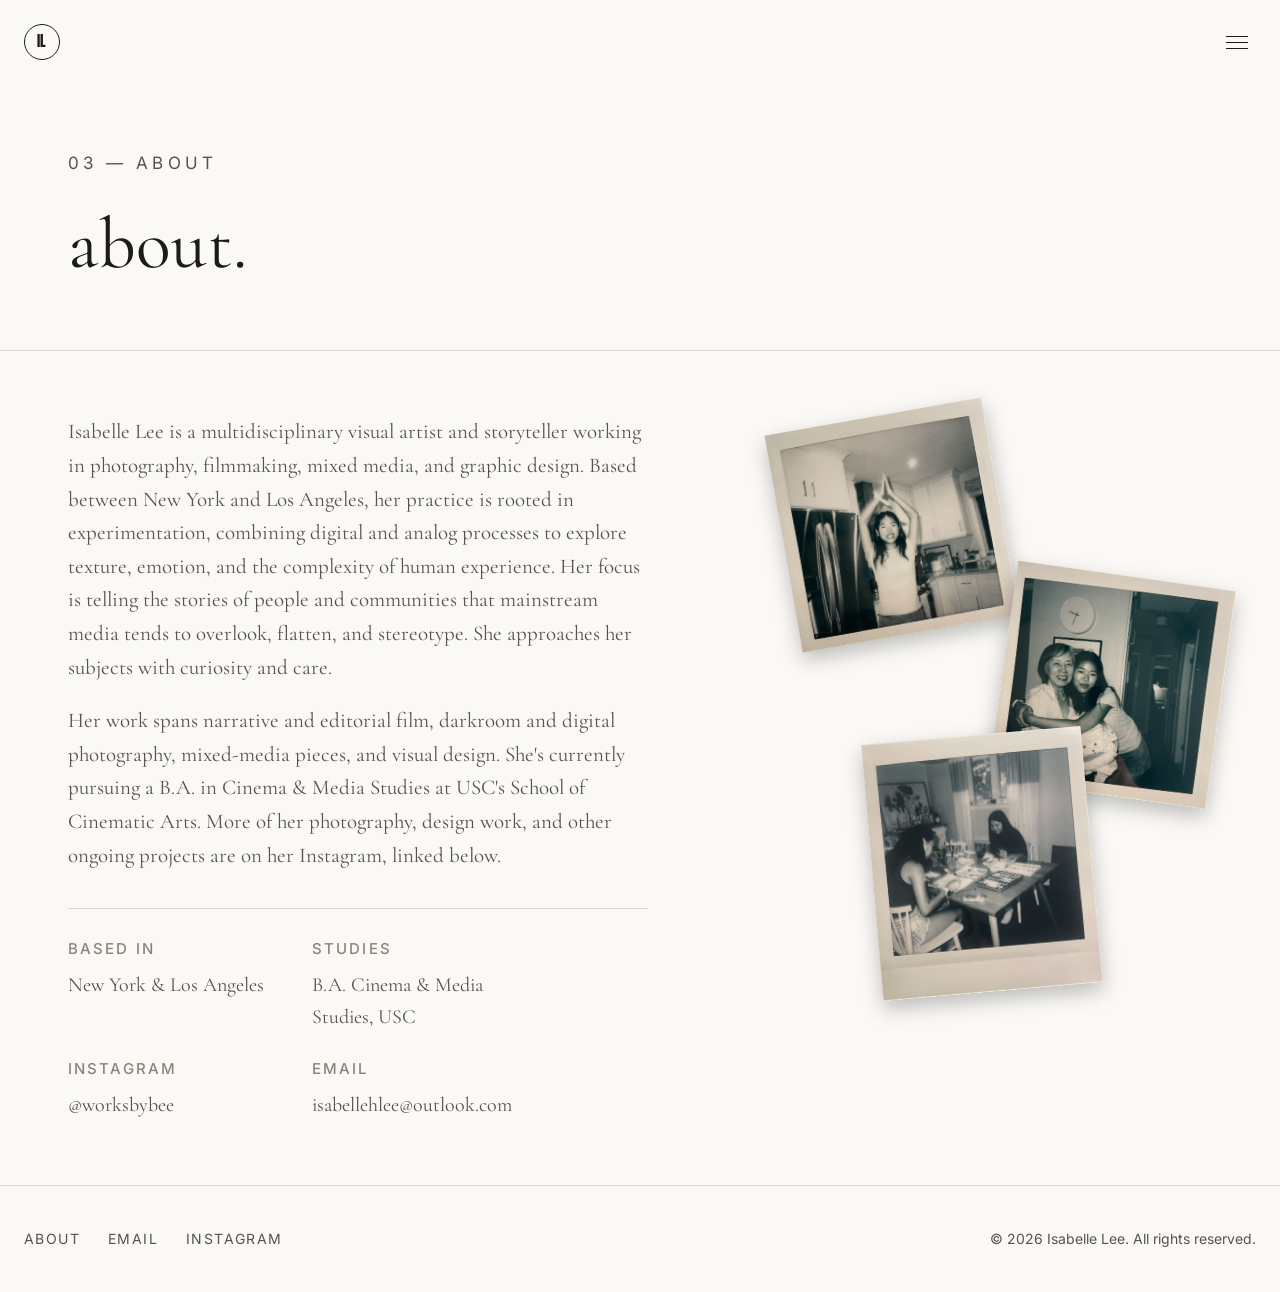
<file: about.html>
<!DOCTYPE html>
<html lang="en">
<head>
  <meta charset="UTF-8">
  <meta name="viewport" content="width=device-width, initial-scale=1.0">
  <title>About — Isabelle Lee</title>
  <meta name="description" content="About Isabelle Lee — multidisciplinary visual artist.">
  <link rel="stylesheet" href="css/style.css">
</head>
<body>

  <header class="site-header is-solid">
    <div class="nav-inner">
      <a href="index.html" class="brand"><span class="brand-mark">IL</span></a>
      <button class="nav-toggle" aria-label="Toggle menu">
        <span></span><span></span><span></span>
      </button>
      <ul class="nav-links">
        <li><a href="photography.html">photography.</a></li>
        <li><a href="filmmaking.html">filmmaking.</a></li>
        <li><a href="about.html" class="active">about.</a></li>
      </ul>
    </div>
  </header>

  <main>
    <section class="page-hero">
      <div class="container">
        <p class="eyebrow">03 — About</p>
        <h1>about.</h1>
      </div>
    </section>

    <section>
      <div class="container">
        <div class="about-layout">
  <div class="about-copy reveal">
    <p>
      Isabelle Lee is a multidisciplinary visual artist and storyteller
      working in photography, filmmaking, mixed media, and graphic
      design. Based between New York and Los Angeles, her practice is 
      rooted in experimentation, combining digital and analog processes to 
      explore texture, emotion, and the complexity of human experience. Her
      focus is telling the stories of people and communities that mainstream
      media tends to overlook, flatten, and stereotype. She approaches her 
      subjects with curiosity and care.
    </p>
    <p>
      Her work spans narrative and editorial film, darkroom and digital 
      photography, mixed-media pieces, and visual design. She's currently 
      pursuing a B.A. in Cinema & Media Studies at USC's School of Cinematic 
      Arts. More of her photography, design work, and other ongoing projects 
      are on her Instagram, linked below. 
    </p>

    <div class="about-info">
      <div>
        <h4>Based In</h4>
        <p>New York &amp; Los Angeles</p>
      </div>
      <div>
        <h4>Studies</h4>
        <p>B.A. Cinema &amp; Media Studies, USC</p>
      </div>
      <div>
        <h4>Instagram</h4>
        <p><a href="https://www.instagram.com/worksbybee" target="_blank" rel="noopener">@worksbybee</a></p>
      </div>
      <div>
        <h4>Email</h4>
        <p><a href="mailto:isabellehlee@outlook.com">isabellehlee@outlook.com</a></p>
      </div>
    </div>
  </div>

  <div class="about-photos">
    <img src="images/isabelle-photo-1.png" alt="Isabelle Lee" class="photo photo-1">
    <img src="images/isabelle-photo-2.png" alt="Isabelle Lee" class="photo photo-2">
    <img src="images/isabelle-photo-3.png" alt="Isabelle Lee" class="photo photo-3">
  </div>
</div>
        </div>
      </div>
    </section>
  </main>

  <footer class="site-footer">
    <div class="container footer-inner">
      <ul class="footer-links">
        <li><a href="about.html">About</a></li>
        <li><a href="mailto:isabellehlee@outlook.com">Email</a></li>
        <li><a href="https://www.instagram.com/worksbybee" target="_blank" rel="noopener">Instagram</a></li>
      </ul>
      <p class="footer-copy">&copy; 2026 Isabelle Lee. All rights reserved.</p>
    </div>
  </footer>

  <script src="js/script.js"></script>
</body>
</html>
</file>
<file: css/style.css>
/* ============================================================
   Isabelle Lee — Portfolio
   Minimalist, professional styling
   ============================================================ */

@import url('https://fonts.googleapis.com/css2?family=Anton&family=Cormorant+Garamond:wght@300;400;500;600&family=Inter:wght@300;400;500&display=swap');

:root {
  --bg: #faf9f6;
  --bg-alt: #f2f0ea;
  --ink: #1c1b19;
  --ink-soft: #55534c;
  --line: #ddd9d0;
  --accent: #8a8578;
  --max-width: 1240px;
  --nav-height: 84px;
  --ease: cubic-bezier(0.4, 0, 0.2, 1);
}

* {
  margin: 0;
  padding: 0;
  box-sizing: border-box;
}

html {
  scroll-behavior: smooth;
}

body {
  background: var(--bg);
  color: var(--ink);
  font-family: 'Inter', -apple-system, BlinkMacSystemFont, sans-serif;
  font-weight: 400;
  font-size: 16px;
  line-height: 1.6;
  -webkit-font-smoothing: antialiased;
  overflow-x: hidden;
}

img {
  max-width: 100%;
  display: block;
}

a {
  color: inherit;
  text-decoration: none;
}

.container {
  max-width: var(--max-width);
  margin: 0 auto;
  padding: 0 48px;
}

h1, h2, h3, h4 {
  font-family: 'Cormorant Garamond', Georgia, serif;
  font-weight: 400;
  letter-spacing: 0.01em;
}

.eyebrow {
  font-family: 'Inter', sans-serif;
  font-size: 14px;
  letter-spacing: 0.24em;
  text-transform: uppercase;
  color: var(--accent);
}

/* ---------------- Navigation ---------------- */

.site-header {
  position: fixed;
  top: 0;
  left: 0;
  right: 0;
  height: var(--nav-height);
  display: flex;
  align-items: center;
  z-index: 100;
  transition: background-color 0.4s var(--ease), border-color 0.4s var(--ease);
  border-bottom: 1px solid transparent;
}

.site-header.is-solid {
  background: rgba(28, 27, 25, 0.92);
  backdrop-filter: blur(8px);
  border-bottom: 1px solid rgba(250, 249, 246, 0.15);
}

.nav-inner {
  width: 100%;
  max-width: var(--max-width);
  margin: 0 auto;
  padding: 0 48px;
  display: flex;
  align-items: center;
  justify-content: space-between;
}

@media (min-width: 901px) {
  .nav-inner {
    max-width: none;
    padding: 0 24px;
  }
}

@media (min-width: 901px) {
  .site-header,
  .site-header.is-solid {
    background: transparent;
    backdrop-filter: none;
    border-bottom: none;
  }

  /* No solid dark bar behind the header anymore on these pages,
     so keep the icon/links dark instead of switching to white on scroll */
  body:not(.is-home) .site-header.is-solid .nav-toggle span {
    background: var(--ink);
  }
}

@media (min-width: 901px) {
  .footer-inner {
    max-width: none;
    margin: 0;
    padding: 0 24px;
  }
}

.brand {
  display: flex;
  align-items: center;
  gap: 12px;
  font-family: 'Anton', sans-serif;
  font-size: 19px;
  letter-spacing: 0.02em;
  text-transform: uppercase;
}

.brand-mark {
  width: 36px;
  height: 36px;
  border-radius: 50%;
  background: var(--bg);
  color: var(--ink);
  border: 1px solid var(--ink);
  display: flex;
  align-items: center;
  justify-content: center;
  font-family: 'Anton', sans-serif;
  font-size: 14px;
  letter-spacing: 0.02em;
  flex-shrink: 0;
}

body.is-home .brand-mark {
  border: none;
  opacity: 0;
  transition: opacity 0.3s var(--ease);
}

body.is-home .site-header.is-solid .brand-mark {
  opacity: 1;
}

.nav-links {
  position: fixed;
  top: var(--nav-height);
  right: 0;
  width: max-content;
  min-width: 200px;
  max-width: 80vw;
  display: flex;
  flex-direction: column;
  gap: 0;
  list-style: none;
  background: rgba(28, 27, 25, 0.92);
  backdrop-filter: blur(8px);
  padding: 20px 0;
  z-index: 99;
  transform: translateY(-12px);
  opacity: 0;
  pointer-events: none;
  transition: opacity 0.3s var(--ease), transform 0.3s var(--ease);
  box-shadow: 0 16px 40px rgba(0, 0, 0, 0.18);
  border-top: 1px solid rgba(250, 249, 246, 0.1);
}

.nav-links.is-open {
  opacity: 1;
  pointer-events: auto;
  transform: translateY(0);
}

.nav-links a {
  display: block;
  position: relative;
  padding: 16px 28px 16px 32px;
  font-size: 14px;
  letter-spacing: 0.14em;
  text-transform: uppercase;
  text-align: right;
  color: var(--bg);
  opacity: 0;
  transition: background 0.2s var(--ease), padding-right 0.25s var(--ease);
}

.nav-links a:hover {
  padding-right: 20px;
}

.nav-links a:hover {
  background: rgba(250, 249, 246, 0.08);
}

.nav-links a::after {
  content: '';
  position: absolute;
  right: 28px;
  bottom: 11px;
  width: 0;
  height: 1px;
  background: var(--bg);
  transition: width 0.3s var(--ease);
}

@keyframes navLinkIn {
  from {
    opacity: 0;
    transform: translateX(10px);
  }
  to {
    opacity: 1;
    transform: translateX(0);
  }
}

.nav-links.is-open a {
  animation: navLinkIn 0.35s var(--ease) forwards;
}

.nav-links.is-open a:nth-child(1) { animation-delay: 0.04s; }
.nav-links.is-open a:nth-child(2) { animation-delay: 0.09s; }
.nav-links.is-open a:nth-child(3) { animation-delay: 0.14s; }

.site-header.is-solid .nav-links a {
  color: var(--bg);
}

.site-header.is-solid .nav-links a::after {
  background: var(--bg);
}

body.is-home .site-header:not(.is-solid) .nav-links a {
  color: var(--bg);
}

body.is-home .site-header:not(.is-solid) .nav-links a::after {
  background: var(--bg);
}

.nav-links a:hover::after,
.nav-links a.active::after {
  width: 20px;
}

.nav-toggle {
  display: flex;
  flex-direction: column;
  gap: 5px;
  background: none;
  border: none;
  cursor: pointer;
  padding: 8px;
  z-index: 101;
}

.nav-toggle span {
  width: 22px;
  height: 1px;
  background: var(--ink);
  display: block;
  transition: background 0.3s var(--ease), transform 0.3s var(--ease), opacity 0.3s var(--ease);
}

.site-header.is-solid .nav-toggle span {
  background: var(--bg);
}

body.is-home .site-header:not(.is-solid) .nav-toggle span {
  background: var(--bg);
}

.nav-toggle.is-open span:nth-child(1) { transform: translateY(6px) rotate(45deg); }
.nav-toggle.is-open span:nth-child(2) { opacity: 0; }
.nav-toggle.is-open span:nth-child(3) { transform: translateY(-6px) rotate(-45deg); }

/* ---------------- Hero ---------------- */

.hero {
  position: relative;
  min-height: 100vh;
  display: flex;
  flex-direction: column;
  align-items: center;
  justify-content: center;
  text-align: center;
  padding: 120px 24px 64px;
  background-image: linear-gradient(rgba(28, 27, 25, 0.45), rgba(28, 27, 25, 0.45)), url('../images/home/hero-bg.jpg');
  background-size: cover;
  background-position: center 30%;
}

.hero-name {
  font-family: 'Anton', 'Cormorant Garamond', sans-serif;
  font-size: clamp(84px, 17vw, 220px);
  line-height: 0.92;
  font-weight: 400;
  letter-spacing: 0.005em;
  text-transform: uppercase;
  color: #faf9f6;
}

.hero-divider {
  width: 48px;
  height: 1px;
  background: var(--line);
  margin: 36px auto 28px;
}
.hero-divider {
  background: rgba(250, 249, 246, 0.6);
}
.hero-subtitle {
  font-family: 'Cormorant Garamond', serif;
  font-size: clamp(22px, 3vw, 30px);
  font-style: italic;
  font-weight: 400;
  letter-spacing: 0.04em;
  color: rgba(250, 249, 246, 0.85);
}

.hero-tagline {
  margin-top: 14px;
  font-size: 14px;
  letter-spacing: 0.26em;
  text-transform: uppercase;
  color: rgba(250, 249, 246, 0.85);;
}

.hero-scroll {
  margin-top: 56px;
  width: 1px;
  height: 48px;
  background: linear-gradient(var(--ink), transparent);
  animation: scrollPulse 2.2s ease-in-out infinite;
}

@keyframes scrollPulse {
  0%, 100% { opacity: 0.2; }
  50% { opacity: 0.9; }
}

/* ---------------- Category split (home) ---------------- */

.category-split {
  display: grid;
  grid-template-columns: 1fr;
}

.category-panel {
  position: relative;
  aspect-ratio: 16 / 9;
  overflow: hidden;
  display: block;
}

.category-panel img {
  width: 100%;
  height: 100%;
  object-fit: cover;
  transition: transform 0.8s var(--ease), filter 0.8s var(--ease);
  filter: grayscale(20%);
}

.category-panel:hover img {
  transform: scale(1.04);
  filter: grayscale(0%);
}

.category-panel-number {
  position: absolute;
  top: 32px;
  left: 32px;
  color: rgba(255,255,255,0.85);
  font-family: 'Cormorant Garamond', serif;
  font-size: 15px;
  letter-spacing: 0.1em;
}

.category-panel-overlay {
  position: absolute;
  inset: 0;
  display: flex;
  align-items: flex-end;
  padding: 40px;
  background: linear-gradient(to top, rgba(0,0,0,0.4), transparent 55%);
}

.category-panel-label {
  color: #fff;
}

.category-panel-label .eyebrow {
  color: rgba(255,255,255,0.75);
}

.category-panel-label h2 {
  font-size: clamp(32px, 3.8vw, 48px);
  margin-top: 8px;
}

/* ---------------- Section shell ---------------- */

.page-hero {
  padding: 132px 0 48px;
  border-bottom: 1px solid var(--line);
}

.page-hero h1 {
  font-size: clamp(44px, 6.4vw, 72px);
  margin-top: 10px;
}

.page-hero p {
  margin-top: 18px;
  max-width: 560px;
  color: var(--ink-soft);
  font-size: 17px;
}

section {
  padding: 64px 0;
}

/* ---------------- Photography categories ---------------- */

.category-section {
  padding: 48px 0;
  border-bottom: 1px solid var(--line);
}

.category-section:last-child {
  border-bottom: none;
  padding-bottom: 64px;
}

.category-heading {
  margin-bottom: 24px;
}

.category-heading h2 {
  font-size: clamp(28px, 3.2vw, 38px);
}

.category-desc {
  margin-top: 12px;
  color: var(--ink-soft);
  font-style: italic;
  font-size: 15px;
  max-width: 640px;
}

.subcategory {
  margin-top: 36px;
}

.subcategory + .subcategory {
  border-top: 1px solid var(--line);
  padding-top: 36px;
}

.subcategory-title {
  font-size: clamp(20px, 2.2vw, 24px);
  margin-bottom: 10px;
}

.subcategory .category-desc {
  margin-bottom: 20px;
}

/* ---------------- Photography grid ---------------- */

.grid {
  display: grid;
  grid-template-columns: repeat(3, 1fr);
  gap: 4px;
}

.grid-item {
  position: relative;
  overflow: hidden;
  aspect-ratio: 4 / 5;
  cursor: pointer;
  background: var(--bg-alt);
}

.grid-item img {
  width: 100%;
  height: 100%;
  object-fit: cover;
  transition: transform 0.6s var(--ease);
}

.grid-item:hover img {
  transform: scale(1.05);
}

.grid-item-caption {
  position: absolute;
  left: 0;
  right: 0;
  bottom: 0;
  padding: 18px;
  color: #fff;
  font-size: 14px;
  letter-spacing: 0.1em;
  text-transform: uppercase;
  background: linear-gradient(to top, rgba(0,0,0,0.55), transparent);
  opacity: 0;
  transition: opacity 0.3s var(--ease);
}

.grid-item:hover .grid-item-caption {
  opacity: 1;
}

/* fade-in on scroll */
.reveal {
  opacity: 0;
  transform: translateY(24px);
  transition: opacity 0.7s var(--ease), transform 0.7s var(--ease);
}

.reveal.is-visible {
  opacity: 1;
  transform: translateY(0);
}

/* ---------------- Lightbox ---------------- */

.lightbox {
  position: fixed;
  inset: 0;
  background: rgba(20, 19, 17, 0.96);
  display: flex;
  align-items: center;
  justify-content: center;
  padding: 40px;
  z-index: 1000;
  opacity: 0;
  pointer-events: none;
  transition: opacity 0.35s var(--ease);
}

.lightbox.is-open {
  opacity: 1;
  pointer-events: auto;
}

.lightbox img {
  max-width: 100%;
  max-height: 82vh;
  width: auto;
  margin: 0 auto;
}

.lightbox-caption {
  color: #eae7e0;
  text-align: center;
  margin-top: 18px;
  font-size: 14px;
  letter-spacing: 0.12em;
  text-transform: uppercase;
}

.lightbox-close {
  position: absolute;
  top: 32px;
  right: 40px;
  background: none;
  border: none;
  color: #eae7e0;
  font-size: 15px;
  letter-spacing: 0.16em;
  text-transform: uppercase;
  cursor: pointer;
}

.lightbox-nav {
  position: absolute;
  top: 50%;
  transform: translateY(-50%);
  background: none;
  border: none;
  color: #eae7e0;
  font-size: 28px;
  cursor: pointer;
  padding: 12px 18px;
}

.lightbox-prev { left: 12px; }
.lightbox-next { right: 12px; }

/* ---------------- Film list ---------------- */

.film-list {
  display: flex;
  flex-direction: column;
}

.film-entry {
  display: grid;
  grid-template-columns: 1fr 1fr;
  gap: 48px;
  align-items: center;
  padding: 48px 0 72px;
  border-bottom: 1px solid var(--line);
}

.film-entry:first-child {
  padding-top: 0;
}

.film-entry:nth-child(even) .film-media {
  order: 2;
}

.film-media {
  overflow: hidden;
  aspect-ratio: 16 / 9;
  background: var(--bg-alt);
  position: relative;
}

.film-media img {
  width: 100%;
  height: 100%;
  object-fit: cover;
  transition: transform 0.7s var(--ease);
}

.film-entry:hover .film-media img {
  transform: scale(1.03);
}

.film-meta .eyebrow {
  margin-bottom: 10px;
  display: block;
}

.film-meta h3 {
  font-size: 32px;
  margin-bottom: 8px;
}

.film-credit {
  font-size: 14px;
  letter-spacing: 0.02em;
  color: var(--accent);
  margin-bottom: 16px;
}

.film-meta p {
  color: var(--ink-soft);
  font-size: 16px;
  max-width: 440px;
}

.film-watch-link {
  display: inline-block;
  margin-top: 20px;
  font-size: 13px;
  letter-spacing: 0.1em;
  text-transform: uppercase;
  border-bottom: 1px solid var(--ink);
  padding-bottom: 3px;
}

.film-meta .film-tags {
  margin-top: 18px;
  display: flex;
  gap: 10px;
  flex-wrap: wrap;
}

.film-meta .film-tags span {
  font-size: 13px;
  letter-spacing: 0.06em;
  text-transform: uppercase;
  color: var(--ink-soft);
  border: 1px solid var(--line);
  padding: 5px 12px;
}

/* ---------------- About ---------------- */

.about-layout {
  display: grid;
  grid-template-columns: 0.85fr 1.15fr;
  gap: 64px;
  align-items: start;
}

.about-portrait {
  position: sticky;
  top: 120px;
  overflow: hidden;
}

.about-portrait img {
  filter: grayscale(15%);
}

.about-copy p {
  margin-bottom: 20px;
  color: var(--ink-soft);
  font-family: 'Cormorant Garamond', Georgia, serif;
  font-size: 21px;
  font-weight: 400;
  line-height: 1.6;
  max-width: 580px;
}

.about-info {
  margin-top: 36px;
  padding-top: 28px;
  border-top: 1px solid var(--line);
  display: grid;
  grid-template-columns: repeat(2, minmax(0, 220px));
  gap: 24px;
}

.about-info h4 {
  font-family: 'Inter', sans-serif;
  font-size: 15px;
  letter-spacing: 0.14em;
  text-transform: uppercase;
  color: var(--accent);
  margin-bottom: 8px;
  font-weight: 500;
}

.about-info p {
  font-size: 20px;
  color: var(--ink-soft);
  margin: 0;
}

.placeholder-note {
  display: inline-block;
  margin-top: 24px;
  font-size: 13px;
  letter-spacing: 0.06em;
  text-transform: uppercase;
  color: #b08a4e;
  background: #f7edda;
  border: 1px solid #ecd9b8;
  padding: 8px 14px;
}

/* Desktop: text left, photos scattered to the right */
.about-layout {
  grid-template-columns: 1.15fr 0.85fr;
}

.about-photos {
  position: relative;
  width: 500px;
  height: 600px;
  justify-self: end;
  transform: translateX(30px);
}

.about-photos .photo {
  position: absolute;
  width: 220px !important;
  max-width: 220px !important;
  height: auto;
  box-shadow: 0 8px 20px rgba(0, 0, 0, 0.25);
}

.photo-1 {
  top: 0;
  left: 40px;
  transform: rotate(-10deg);
  z-index: 1;
}

.photo-2 {
  top: 160px;
  left: 260px;
  transform: rotate(8deg);
  z-index: 2;
}

.photo-3 {
  top: 320px;
  left: 130px;
  transform: rotate(-5deg);
  z-index: 3;
}

/* ---------------- Footer ---------------- */

.site-footer {
  border-top: 1px solid var(--line);
  padding: 40px 0;
}

.footer-inner {
  display: flex;
  justify-content: space-between;
  align-items: center;
  flex-wrap: wrap;
  gap: 20px;
}

.footer-links {
  display: flex;
  gap: 28px;
  list-style: none;
}

.footer-links a {
  font-size: 14px;
  letter-spacing: 0.1em;
  text-transform: uppercase;
  color: var(--ink-soft);
}

.footer-links a:hover {
  color: var(--ink);
}

.footer-copy {
  font-size: 14px;
  color: var(--ink-soft);
}

/* ---------------- Responsive ---------------- */

@media (max-width: 900px) {
  .container { padding: 0 28px; }
  .nav-inner { padding: 0 28px; }

  .nav-links {
    gap: 16px;
  }

  .nav-links a {
    font-size: 12px;
  }

  .category-split {
    grid-template-columns: 1fr;
  }

  .grid {
    grid-template-columns: repeat(2, 1fr);
  }

  .film-entry {
    grid-template-columns: 1fr;
    gap: 28px;
  }

  .film-entry:nth-child(even) .film-media {
    order: 0;
  }

 .about-layout {
    grid-template-columns: 1fr;
    gap: 0;
  }

  .about-portrait {
    position: static;
    max-width: 320px;
  }

 .about-photos {
    width: 100%;
    max-width: 320px;
    height: 320px;
    position: relative;
    justify-self: center;
    transform: none;
    margin: 20px auto 32px;
  }

  .about-photos .photo {
    position: absolute;
    width: 140px !important;
    max-width: 140px !important;
    box-shadow: 0 8px 20px rgba(0, 0, 0, 0.25);
  }

  .photo-1 { top: 0; left: 10px; transform: rotate(-10deg); z-index: 1; }
  .photo-2 { top: 90px; left: 150px; transform: rotate(8deg); z-index: 2; }
  .photo-3 { top: 190px; left: 70px; transform: rotate(-5deg); z-index: 3; }

  .about-copy p {
    font-size: 16px;
    margin-bottom: 14px;
  }
   
  .about-info {
    row-gap: 12px;
  }
   
  .about-info h4 {
    font-size: 12px;
  }

  .about-info p {
    font-size: 15px;
  }

  .page-hero {
    padding-bottom: 24px;
  }

  section {
    padding: 32px 0;
  }
}

@media (max-width: 560px) {
  .grid {
    grid-template-columns: repeat(2, 1fr);
    gap: 3px;
  }
  .hero { padding-top: 120px; }
}

@media (max-width: 480px) {
  .nav-inner {
    padding: 0 16px;
  }

  .nav-links {
    gap: 10px;
  }

  .nav-links a {
    font-size: 11px;
    letter-spacing: 0.04em;
  }

  .brand {
    gap: 8px;
  }

  .nav-links a {
    padding: 14px 18px 14px 24px;
  }

  .nav-links a::after {
    right: 18px;
  }

 .nav-links {
    min-width: unset;
    width: max-content;
    padding: 14px 0;
  }
   
}

@media (max-width: 640px) {
  .category-panel {
    aspect-ratio: 3 / 4;
  }

  .category-panel-number {
    top: 20px;
    left: 20px;
    font-size: 13px;
  }

  .category-panel-overlay {
    padding: 28px 24px;
    background: linear-gradient(
      to top,
      rgba(0, 0, 0, 0.65) 0%,
      rgba(0, 0, 0, 0.25) 45%,
      rgba(0, 0, 0, 0.05) 75%,
      transparent 100%
    );
  }

  .category-panel-label .eyebrow {
    font-size: 12px;
    letter-spacing: 0.18em;
  }

  .category-panel-label h2 {
    font-size: clamp(30px, 9vw, 40px);
    margin-top: 6px;
  }
}
</file>
